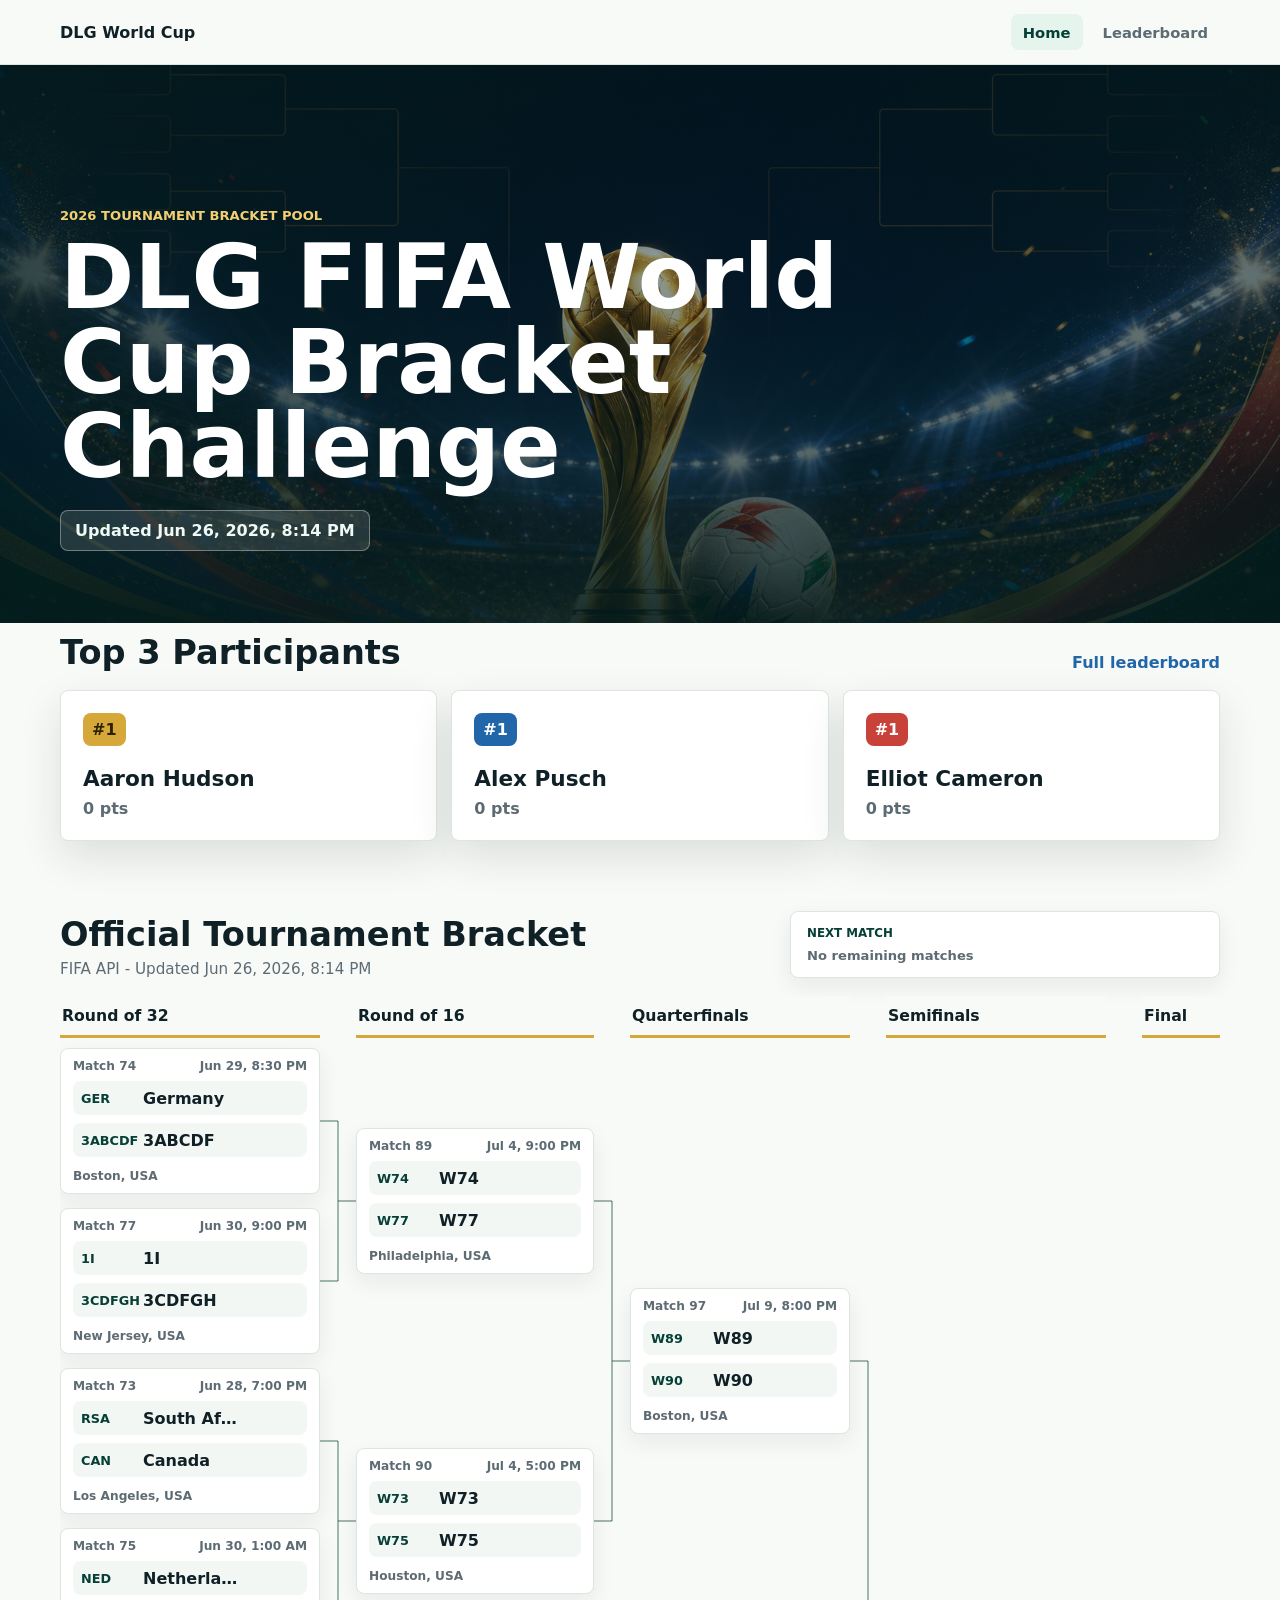
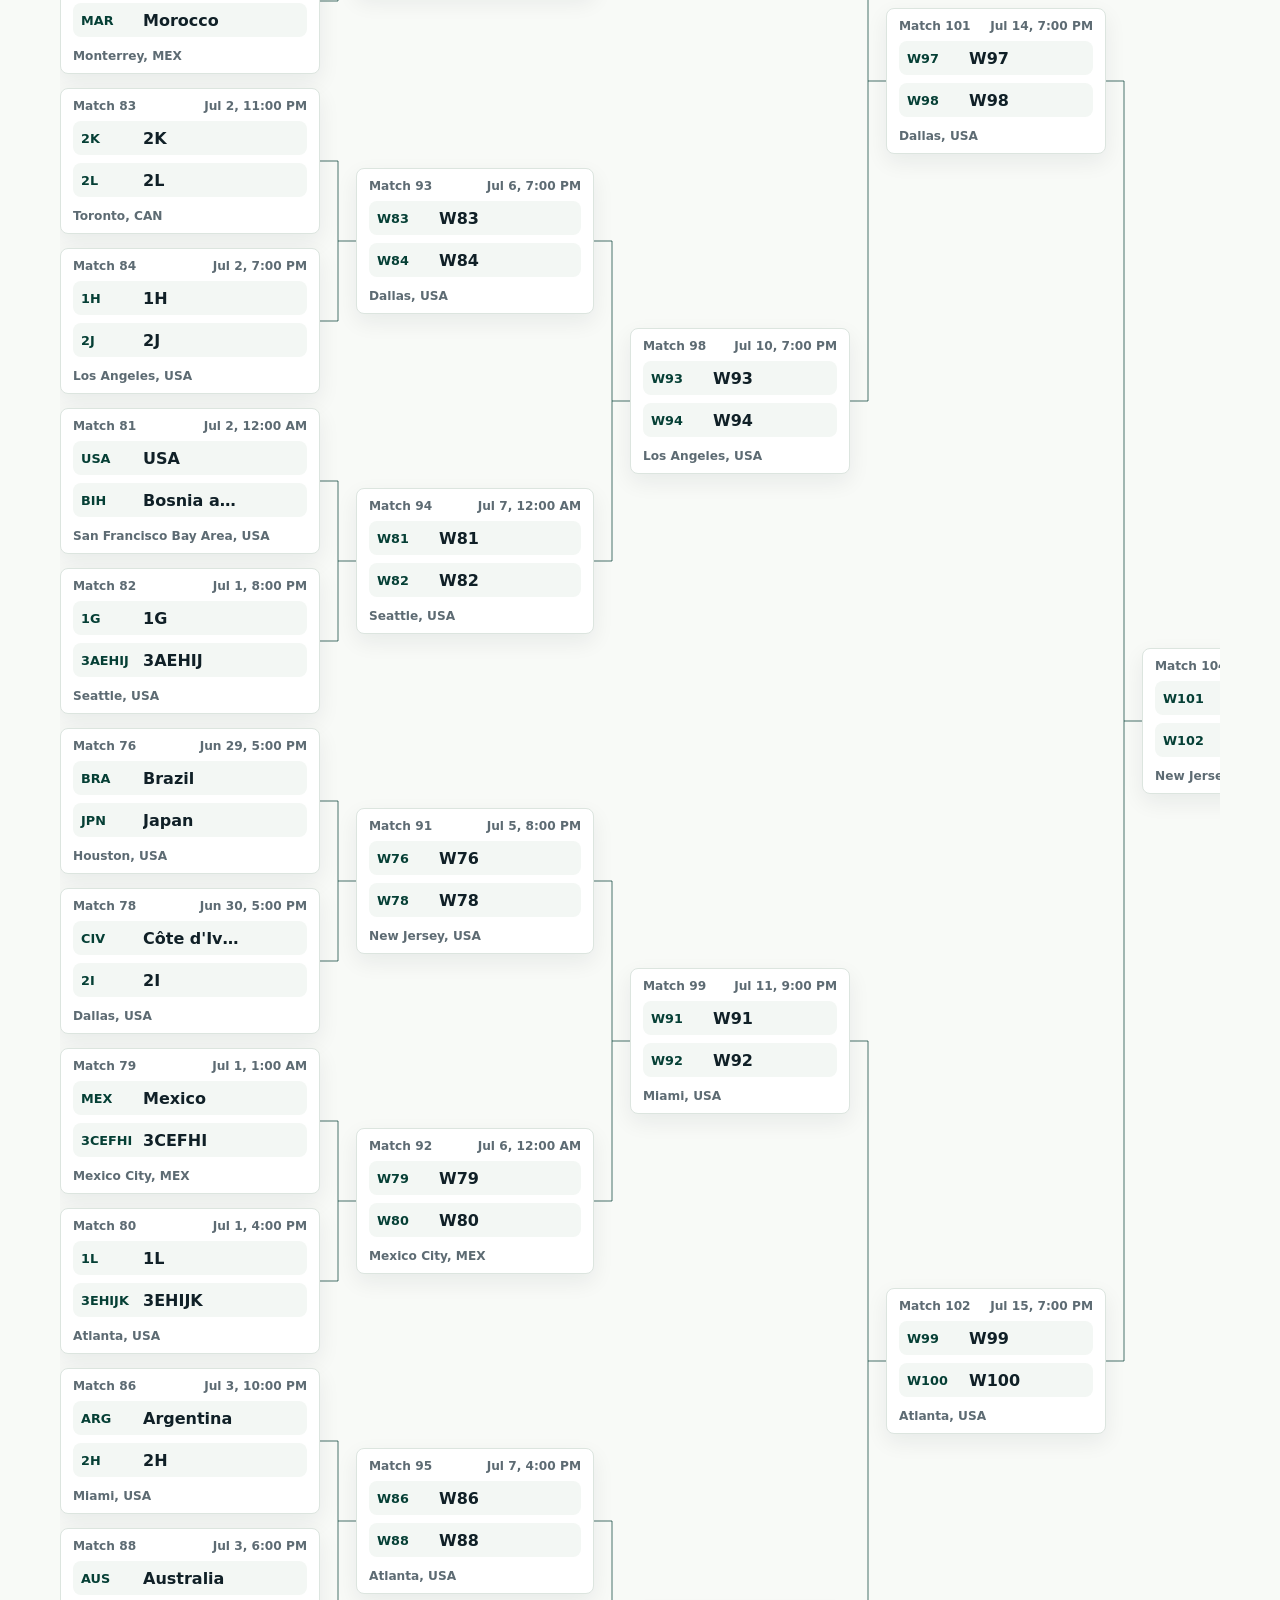
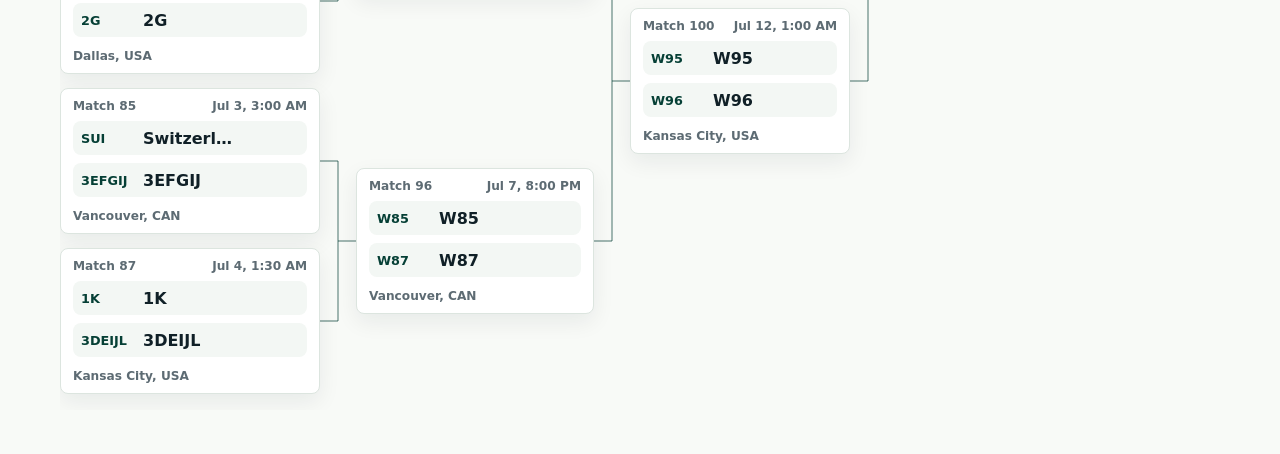
<file: site/index.html>
<!doctype html>
<html lang="en">
  <head>
    <meta charset="utf-8">
    <meta name="viewport" content="width=device-width, initial-scale=1">
    <title>DLG FIFA World Cup Bracket Challenge</title>
    <link rel="stylesheet" href="assets/styles.css">
  </head>
  <body data-page="home">
    <header class="site-header">
      <nav class="nav-shell" aria-label="Primary navigation">
        <a class="brand" href="index.html">DLG World Cup</a>
        <div class="nav-links">
          <a aria-current="page" href="index.html">Home</a>
          <a href="leaderboard.html">Leaderboard</a>
        </div>
      </nav>
    </header>

    <main>
      <section class="hero">
        <img class="hero-image" src="assets/hero-stadium.png" alt="">
        <div class="hero-shade"></div>
        <div class="hero-content">
          <p class="eyebrow">2026 Tournament Bracket Pool</p>
          <h1>DLG FIFA World Cup Bracket Challenge</h1>
          <div class="update-pill" id="last-updated">Loading latest standings</div>
        </div>
      </section>

      <section class="section-shell podium-section" aria-labelledby="top-three-heading">
        <div class="section-heading">
          <h2 id="top-three-heading">Top 3 Participants</h2>
          <a class="text-link" href="leaderboard.html">Full leaderboard</a>
        </div>
        <div class="podium-grid" id="top-three"></div>
      </section>

      <section class="section-shell bracket-section" aria-labelledby="bracket-heading">
        <div class="section-heading">
  <div>
    <h2 id="bracket-heading">Official Tournament Bracket</h2>
    <p id="bracket-source" class="muted"></p>
  </div>
  <aside class="next-match-card" id="next-match" aria-label="Next match" aria-live="polite"></aside>
</div>
        <div class="bracket-scroll" aria-live="polite">
          <div class="bracket-grid" id="bracket"></div>
        </div>
      </section>
    </main>

    <script src="assets/app.js"></script>
  </body>
</html>
</file>
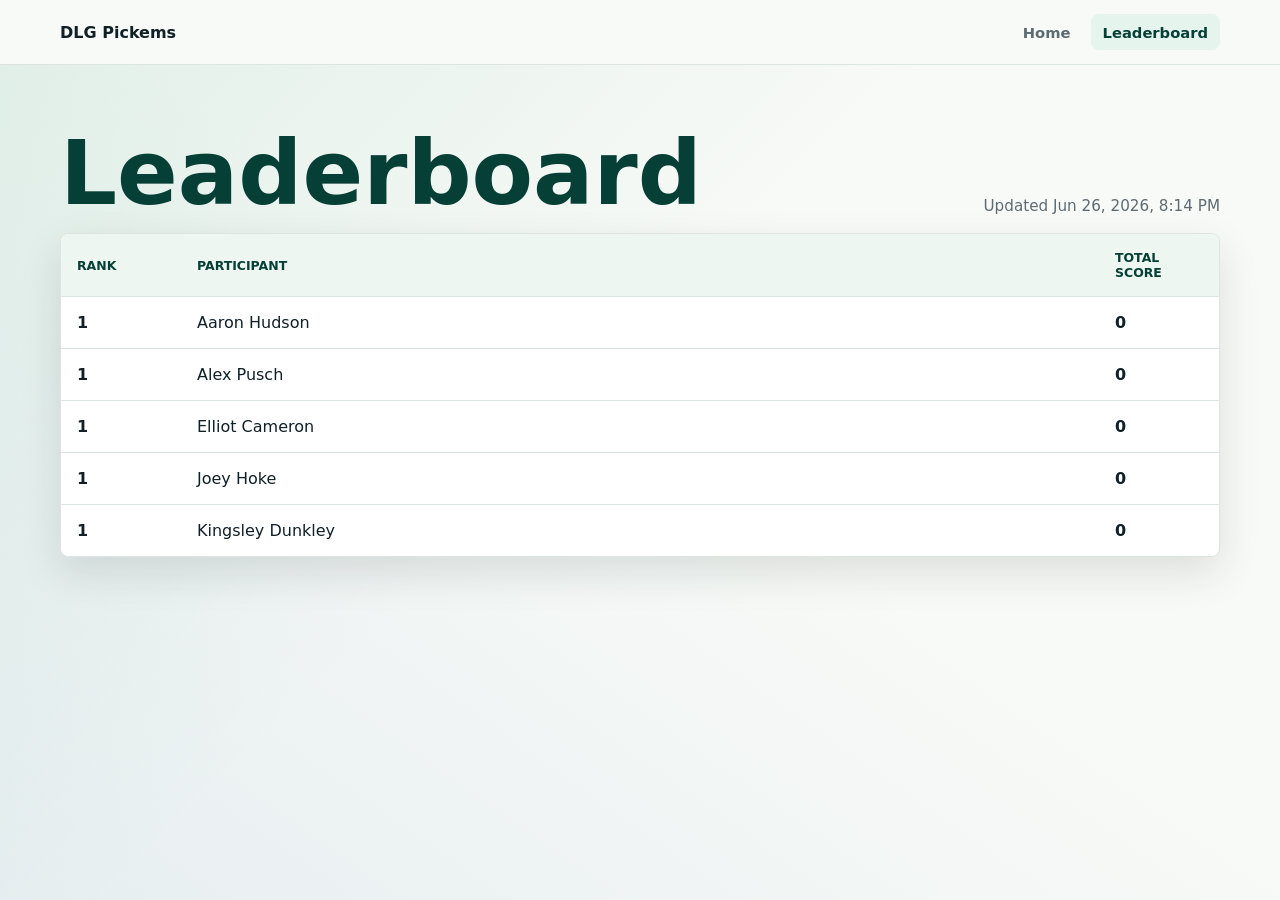
<file: site/leaderboard.html>
<!doctype html>
<html lang="en">
  <head>
    <meta charset="utf-8">
    <meta name="viewport" content="width=device-width, initial-scale=1">
    <title>Leaderboard | DLG FIFA World Cup Pickems</title>
    <link rel="stylesheet" href="assets/styles.css">
  </head>
  <body data-page="leaderboard">
    <header class="site-header compact">
      <nav class="nav-shell" aria-label="Primary navigation">
        <a class="brand" href="index.html">DLG Pickems</a>
        <div class="nav-links">
          <a href="index.html">Home</a>
          <a aria-current="page" href="leaderboard.html">Leaderboard</a>
        </div>
      </nav>
    </header>

    <main class="leaderboard-main">
      <section class="section-shell">
        <div class="leaderboard-title">
          <h1>Leaderboard</h1>
          <p id="leaderboard-updated" class="muted"></p>
        </div>
        <div class="table-wrap">
          <table class="leaderboard-table">
            <thead>
              <tr>
                <th scope="col">Rank</th>
                <th scope="col">Participant</th>
                <th scope="col">Total Score</th>
              </tr>
            </thead>
            <tbody id="leaderboard-body"></tbody>
          </table>
        </div>
      </section>
    </main>

    <script src="assets/app.js"></script>
  </body>
</html>
</file>
<file: site/assets/styles.css>
:root {
  --ink: #102027;
  --muted: #5d6b73;
  --paper: #f8faf7;
  --panel: #ffffff;
  --line: #dce5df;
  --green: #07885a;
  --deep-green: #053f35;
  --gold: #d6a83a;
  --red: #c9423a;
  --blue: #2166a9;
  --shadow: 0 16px 42px rgba(15, 35, 35, 0.12);
}

* {
  box-sizing: border-box;
}

body {
  margin: 0;
  color: var(--ink);
  background: var(--paper);
  font-family: Inter, ui-sans-serif, system-ui, -apple-system, BlinkMacSystemFont, "Segoe UI", sans-serif;
}

a {
  color: inherit;
}

.site-header {
  position: sticky;
  top: 0;
  z-index: 10;
  background: rgba(248, 250, 247, 0.92);
  border-bottom: 1px solid var(--line);
  backdrop-filter: blur(18px);
}

.site-header.compact {
  position: relative;
}

.nav-shell {
  width: min(1160px, calc(100% - 32px));
  min-height: 64px;
  margin: 0 auto;
  display: flex;
  align-items: center;
  justify-content: space-between;
  gap: 18px;
}

.brand {
  font-weight: 800;
  text-decoration: none;
  letter-spacing: 0;
}

.nav-links {
  display: flex;
  gap: 8px;
}

.nav-links a {
  min-height: 36px;
  display: inline-flex;
  align-items: center;
  border-radius: 8px;
  padding: 0 12px;
  color: var(--muted);
  text-decoration: none;
  font-size: 0.92rem;
  font-weight: 700;
}

.nav-links a[aria-current="page"] {
  color: var(--deep-green);
  background: #e5f4ed;
}

.hero {
  position: relative;
  min-height: clamp(390px, 62vh, 620px);
  display: grid;
  align-items: end;
  overflow: hidden;
  background: var(--deep-green);
}

.hero-image,
.hero-shade {
  position: absolute;
  inset: 0;
  width: 100%;
  height: 100%;
}

.hero-image {
  object-fit: cover;
}

.hero-shade {
  background:
    linear-gradient(180deg, rgba(4, 28, 29, 0.42), rgba(4, 28, 29, 0.2) 38%, rgba(4, 28, 29, 0.86)),
    linear-gradient(90deg, rgba(4, 28, 29, 0.78), rgba(4, 28, 29, 0.25) 58%, rgba(4, 28, 29, 0.55));
}

.hero-content {
  position: relative;
  width: min(1160px, calc(100% - 32px));
  margin: 0 auto;
  padding: 88px 0 72px;
  color: white;
}

.eyebrow {
  margin: 0 0 12px;
  color: #f3cf72;
  font-size: 0.82rem;
  font-weight: 900;
  letter-spacing: 0;
  text-transform: uppercase;
}

.hero h1,
.leaderboard-title h1 {
  margin: 0;
  font-size: clamp(2.7rem, 7vw, 6.7rem);
  line-height: 0.94;
  letter-spacing: 0;
  max-width: 980px;
}

.update-pill {
  width: fit-content;
  max-width: 100%;
  margin-top: 22px;
  border: 1px solid rgba(255, 255, 255, 0.35);
  border-radius: 8px;
  padding: 10px 14px;
  background: rgba(255, 255, 255, 0.12);
  color: #eef9f4;
  font-weight: 800;
}

.section-shell {
  width: min(1160px, calc(100% - 32px));
  margin: 0 auto;
  padding: 44px 0;
}

.podium-section {
  margin-top: -34px;
  position: relative;
  z-index: 2;
}

.section-heading,
.leaderboard-title {
  display: flex;
  align-items: end;
  justify-content: space-between;
  gap: 20px;
  margin-bottom: 18px;
}

h2 {
  margin: 0;
  font-size: clamp(1.45rem, 3vw, 2.1rem);
  letter-spacing: 0;
}

.muted {
  margin: 6px 0 0;
  color: var(--muted);
  font-size: 0.95rem;
}

.text-link {
  color: var(--blue);
  font-weight: 800;
  text-decoration: none;
}

.podium-grid {
  display: grid;
  grid-template-columns: repeat(3, minmax(0, 1fr));
  gap: 14px;
}

.podium-card {
  min-height: 150px;
  border: 1px solid var(--line);
  border-radius: 8px;
  padding: 22px;
  background: var(--panel);
  box-shadow: var(--shadow);
}

.rank-mark {
  width: fit-content;
  min-width: 42px;
  border-radius: 8px;
  padding: 7px 9px;
  color: white;
  background: var(--deep-green);
  font-weight: 900;
}

.rank-1 .rank-mark {
  background: var(--gold);
  color: #2c2104;
}

.rank-2 .rank-mark {
  background: var(--blue);
}

.rank-3 .rank-mark {
  background: var(--red);
}

.podium-card h3 {
  margin: 20px 0 8px;
  font-size: 1.35rem;
  letter-spacing: 0;
}

.podium-card p {
  margin: 0;
  color: var(--muted);
  font-weight: 900;
}

.bracket-section {
  padding-top: 26px;
}

.next-match-card {
  width: min(430px, 100%);
  border: 1px solid var(--line);
  border-radius: 8px;
  padding: 14px 16px;
  background: var(--panel);
  box-shadow: 0 8px 22px rgba(16, 32, 39, 0.07);
}

.next-match-label {
  color: var(--deep-green);
  font-size: 0.74rem;
  font-weight: 900;
  letter-spacing: 0;
  text-transform: uppercase;
}

.next-match-teams {
  display: grid;
  grid-template-columns: minmax(0, 1fr) auto minmax(0, 1fr);
  align-items: center;
  gap: 10px;
  margin-top: 9px;
}

.next-team {
  min-width: 0;
}

.next-team:last-child {
  text-align: right;
}

.next-team-abbr {
  display: block;
  color: var(--ink);
  font-size: 1rem;
  font-weight: 900;
}

.next-team-name,
.next-match-details,
.next-match-empty {
  color: var(--muted);
  font-size: 0.82rem;
  font-weight: 800;
}

.next-team-name {
  display: block;
  overflow: hidden;
  text-overflow: ellipsis;
  white-space: nowrap;
}

.next-match-vs {
  color: var(--gold);
  font-size: 0.72rem;
  font-weight: 900;
  text-transform: uppercase;
}

.next-match-details {
  display: flex;
  justify-content: space-between;
  gap: 12px;
  margin-top: 10px;
}

.next-match-details span {
  min-width: 0;
  overflow: hidden;
  text-align: right;
  text-overflow: ellipsis;
  white-space: nowrap;
}

.next-match-empty {
  margin-top: 8px;
}

.bracket-scroll {
  overflow-x: auto;
  padding: 0 0 16px;
}

.bracket-grid {
  --match-card-height: 146px;
  --match-gap: 14px;
  --connector-run: 18px;
  --connector-color: rgba(5, 63, 53, 0.36);
  min-width: 1302px;
  display: grid;
  grid-template-columns: 260px 238px 220px 220px 220px;
  gap: 36px;
  align-items: start;
}

.round-column {
  --round-offset: 0;
  --round-gap: var(--match-gap);
  --branch-offset: 80px;
  min-width: 0;
}

.round-2 {
  --round-offset: 80px;
  --round-gap: 174px;
  --branch-offset: 160px;
}

.round-3 {
  --round-offset: 240px;
  --round-gap: 494px;
  --branch-offset: 320px;
}

.round-4 {
  --round-offset: 560px;
  --round-gap: 1134px;
  --branch-offset: 640px;
}

.round-5 {
  --round-offset: 1200px;
}

.round-column h3 {
  margin: 0 0 10px;
  border-bottom: 3px solid var(--gold);
  padding: 10px 2px;
  background: var(--paper);
  font-size: 0.98rem;
  letter-spacing: 0;
}

.match-list {
  display: grid;
  gap: var(--round-gap);
  padding-top: var(--round-offset);
}

.match-node {
  position: relative;
}

.match-node::before,
.match-node::after {
  content: "";
  position: absolute;
  top: 50%;
  z-index: 0;
  height: 2px;
  background: var(--connector-color);
  transform: translateY(-50%);
  pointer-events: none;
}

.match-node.has-prev::before {
  right: 100%;
  width: var(--connector-run);
}

.match-node.has-next::after {
  left: 100%;
  width: var(--connector-run);
}

.match-card {
  position: relative;
  z-index: 1;
  height: var(--match-card-height);
  display: flex;
  flex-direction: column;
  border: 1px solid var(--line);
  border-radius: 8px;
  padding: 10px 12px;
  background: var(--panel);
  box-shadow: 0 8px 22px rgba(16, 32, 39, 0.07);
}

.match-node.has-next.pair-top .match-card::after,
.match-node.has-next.pair-bottom .match-card::after {
  content: "";
  position: absolute;
  left: calc(100% + var(--connector-run));
  width: 2px;
  height: var(--branch-offset);
  background: var(--connector-color);
  pointer-events: none;
}

.match-node.has-next.pair-top .match-card::after {
  top: 50%;
}

.match-node.has-next.pair-bottom .match-card::after {
  bottom: 50%;
}

.match-card.completed {
  border-color: rgba(7, 136, 90, 0.45);
}

.match-card.current {
  border-color: var(--green);
  outline: 3px solid var(--green);
  outline-offset: 2px;
}

.match-meta,
.venue {
  display: flex;
  justify-content: space-between;
  gap: 10px;
  color: var(--muted);
  font-size: 0.76rem;
  font-weight: 800;
}

.team-row {
  min-height: 34px;
  display: grid;
  grid-template-columns: minmax(44px, 54px) minmax(0, 1fr) 52px;
  align-items: center;
  gap: 8px;
  margin-top: 8px;
  border-radius: 8px;
  padding: 7px 8px;
  background: #f3f7f4;
}

.team-row.winner {
  background: #e2f4ea;
  outline: 2px solid rgba(7, 136, 90, 0.35);
}

.team-abbr {
  color: var(--deep-green);
  font-size: 0.8rem;
  font-weight: 900;
}

.team-name {
  min-width: 0;
  overflow: hidden;
  text-overflow: ellipsis;
  white-space: nowrap;
  font-weight: 800;
}

.score {
  text-align: right;
  font-weight: 900;
  white-space: nowrap;
}

.venue {
  margin-top: auto;
  justify-content: flex-start;
}

.leaderboard-main {
  min-height: calc(100vh - 65px);
  background:
    linear-gradient(135deg, rgba(7, 136, 90, 0.09), transparent 45%),
    linear-gradient(35deg, rgba(33, 102, 169, 0.08), transparent 55%),
    var(--paper);
}

.leaderboard-title {
  padding-top: 22px;
}

.leaderboard-title h1 {
  color: var(--deep-green);
}

.table-wrap {
  overflow-x: auto;
  border: 1px solid var(--line);
  border-radius: 8px;
  background: white;
  box-shadow: var(--shadow);
}

.leaderboard-table {
  width: 100%;
  border-collapse: collapse;
}

.leaderboard-table th,
.leaderboard-table td {
  padding: 16px;
  border-bottom: 1px solid var(--line);
  text-align: left;
}

.leaderboard-table th {
  color: var(--deep-green);
  background: #edf6f0;
  font-size: 0.78rem;
  text-transform: uppercase;
  letter-spacing: 0;
}

.leaderboard-table td:first-child,
.leaderboard-table td:last-child {
  width: 120px;
  font-weight: 900;
}

.leaderboard-table tr:last-child td {
  border-bottom: 0;
}

.error-banner {
  position: fixed;
  right: 16px;
  bottom: 16px;
  max-width: 360px;
  border-radius: 8px;
  padding: 14px 16px;
  background: #fff1f0;
  color: #8a1f16;
  box-shadow: var(--shadow);
  font-weight: 800;
}

@media (max-width: 760px) {
  .nav-shell {
    min-height: 58px;
  }

  .brand {
    max-width: 138px;
  }

  .nav-links a {
    padding: 0 9px;
    font-size: 0.86rem;
  }

  .hero {
    min-height: 460px;
  }

  .hero-content {
    padding: 72px 0 58px;
  }

  .hero h1,
  .leaderboard-title h1 {
    font-size: clamp(2.35rem, 14vw, 4rem);
  }

  .section-heading,
  .leaderboard-title {
    align-items: start;
    flex-direction: column;
  }

  .next-match-card {
    width: 100%;
  }

  .next-match-details {
    align-items: flex-start;
    flex-direction: column;
    gap: 4px;
  }

  .next-match-details span {
    text-align: left;
  }

  .podium-grid {
    grid-template-columns: 1fr;
  }

  .bracket-grid {
    min-width: 0;
    grid-template-columns: 1fr;
    gap: 18px;
  }

  .round-column h3 {
    position: static;
  }

  .match-list {
    gap: 10px;
    padding-top: 0;
  }

  .match-node::before,
  .match-node::after,
  .match-node.has-next .match-card::after {
    display: none;
  }

  .match-card {
    height: auto;
    min-height: 132px;
  }

  .leaderboard-table th,
  .leaderboard-table td {
    padding: 13px 12px;
  }
}
</file>
